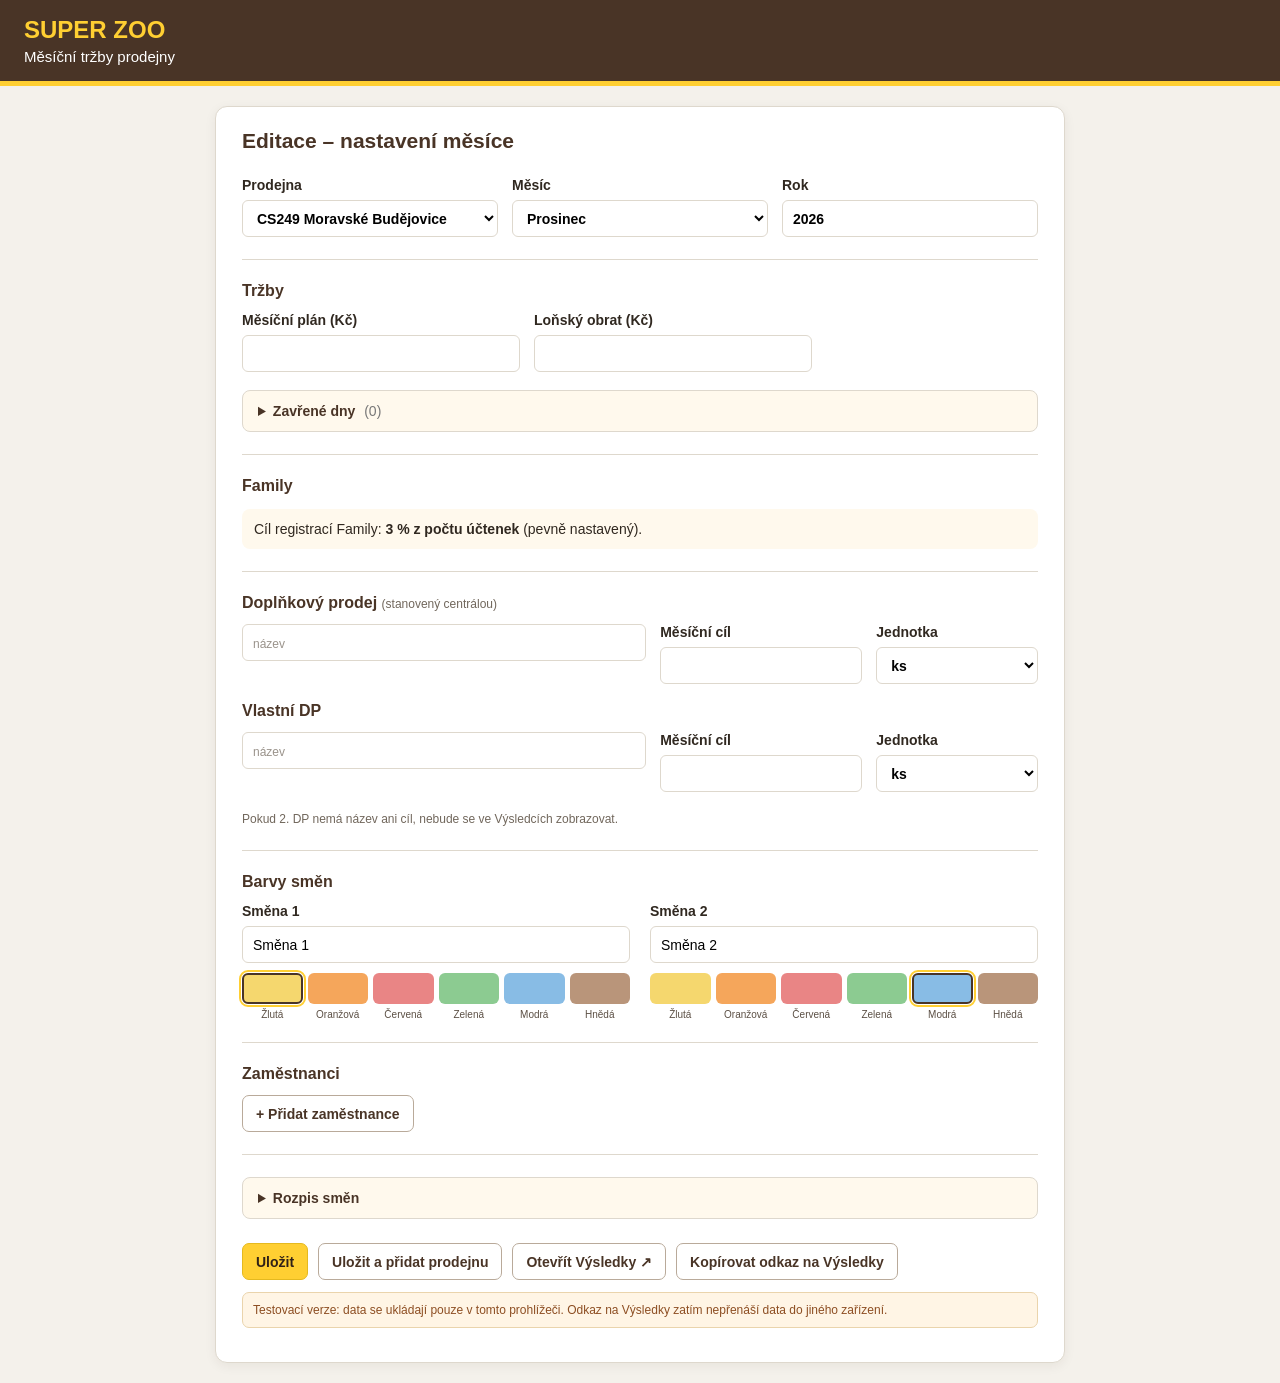
<file: index.html>
<!DOCTYPE html>
<html lang="cs"><head><meta charset="UTF-8"><meta name="viewport" content="width=device-width, initial-scale=1"><meta name="robots" content="noindex, nofollow"><title>SUPER ZOO | Měsíční tržby prodejny</title><link rel="stylesheet" href="style.css"><script src="app.js" type="module"></script></head><body><header><h1>SUPER ZOO</h1><p>Měsíční tržby prodejny</p></header><main id="app"></main></body></html>
</file>
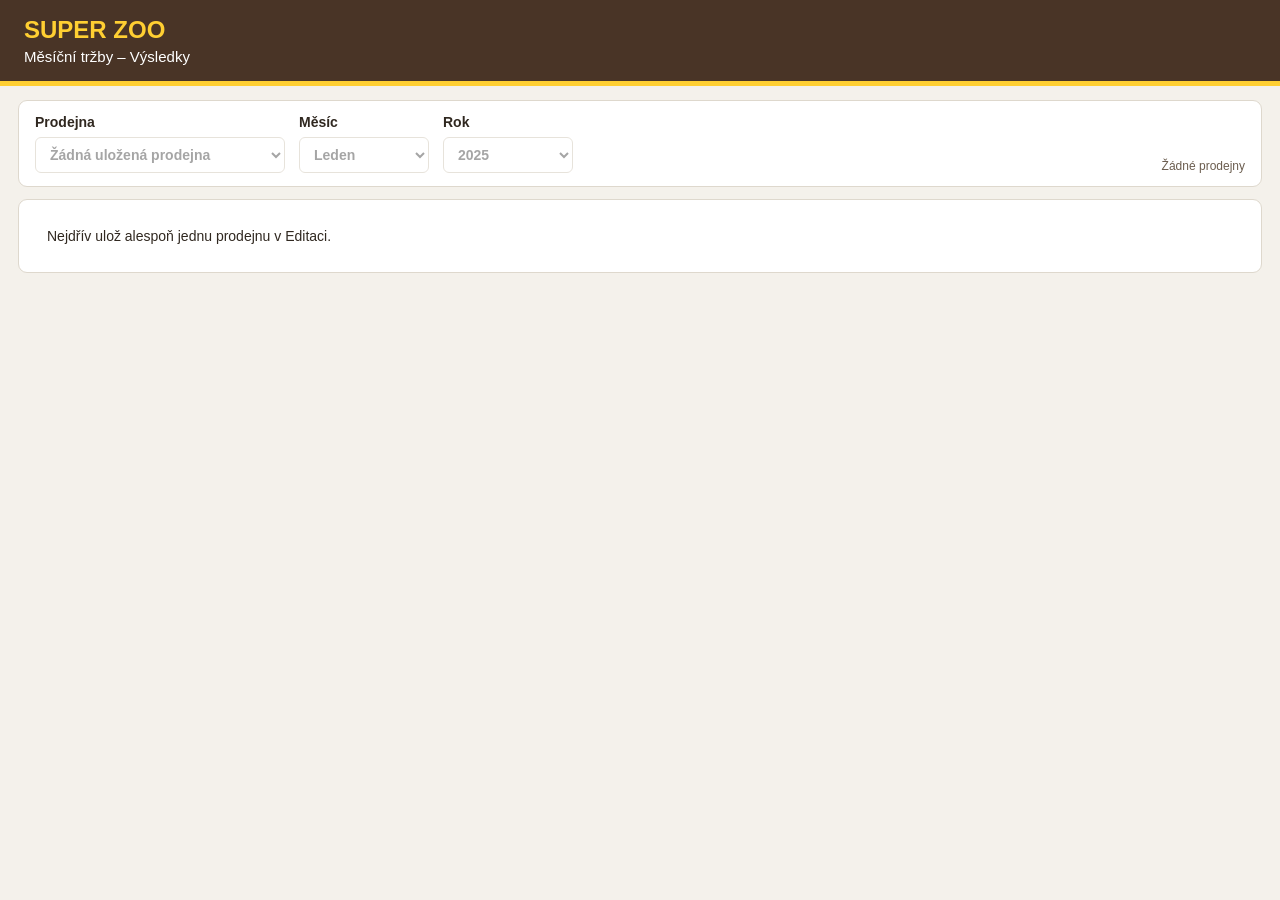
<file: vysledky.html>
<!DOCTYPE html><html lang="cs"><head><meta charset="UTF-8"><meta name="viewport" content="width=device-width, initial-scale=1"><meta name="robots" content="noindex,nofollow"><title>SUPER ZOO | Výsledky</title><link rel="stylesheet" href="style.css"></head><body><header><h1>SUPER ZOO</h1><p>Měsíční tržby – Výsledky</p></header><main class="results-main"><div class="results-toolbar"><label class="field">Prodejna<select id="resultsStore"></select></label><label class="field">Měsíc<select id="resultsMonth"></select></label><label class="field">Rok<select id="resultsYear"></select></label><span id="resultsStatus" role="status"></span></div><div id="resultsContent"></div></main><button id="scrollLeft" class="back-left" title="Zpět na začátek tabulky" aria-label="Posunout tabulku na začátek">←</button><script type="module" src="results.js"></script></body></html>
</file>
<file: style.css>
:root{--brown:#493426;--brown-dark:#302117;--yellow:#ffcf32;--cream:#fff9ed;--background:#f4f1eb;--border:#ded8cd;--text:#302820;--green:#27864b;--red:#c63b3b}
*{box-sizing:border-box}body{margin:0;background:var(--background);color:var(--text);font:14px Arial,Helvetica,sans-serif}header{background:var(--brown);color:white;padding:16px 24px;border-bottom:5px solid var(--yellow)}header h1{margin:0;color:var(--yellow);font-size:24px;font-weight:800}header p{margin:4px 0 0;font-size:15px}main{max-width:1500px;margin:0 auto;padding:20px}button,input,select{font:inherit}button{cursor:pointer}input,select{border:1px solid var(--border);border-radius:6px;padding:8px 10px;background:white;min-width:0}button:focus-visible,input:focus-visible,select:focus-visible,summary:focus-visible{outline:3px solid var(--yellow);outline-offset:2px}
.settings-panel{max-width:850px;margin:0 auto;padding:22px 26px;background:#fff;border:1px solid var(--border);border-radius:12px;box-shadow:0 3px 12px #30211710}.settings-panel h2{margin:0 0 24px;color:var(--brown);font-size:21px}.settings-panel h3{color:var(--brown);font-size:16px;margin:18px 0 12px}.settings-panel hr{border:0;border-top:1px solid var(--border);margin:22px 0}.settings-grid{display:grid;grid-template-columns:repeat(3,minmax(0,1fr));gap:14px;margin-bottom:18px}.settings-grid.two-col{grid-template-columns:repeat(2,minmax(0,1fr));max-width:570px}.settings-grid.campaign-grid{grid-template-columns:2fr 1fr .8fr}.field{display:flex;flex-direction:column;gap:7px;font-weight:700}.field input,.field select{width:100%;height:37px}.money-input{text-align:center;font-weight:600;font-variant-numeric:tabular-nums}.store-actions{display:flex;gap:12px;align-items:center;flex-wrap:wrap}.hint{font-size:12px;color:#71675c;line-height:1.5}.info-line{background:var(--cream);padding:12px;border-radius:8px}.button{border-radius:7px;padding:9px 13px;font-weight:700;min-height:37px}.button.primary{background:var(--yellow);color:var(--brown-dark);border:1px solid #e5b91f}.button.primary:hover{background:#f2bd16}.button.secondary{background:#fff;color:var(--brown);border:1px solid #b9aa9a}.button.secondary:hover{background:var(--cream)}.settings-actions{display:flex;gap:10px;flex-wrap:wrap;margin-top:24px}.status{font-weight:700;margin:12px 0}.status.saved{color:var(--green)}.status.unsaved{color:#9a5a10}.storage-warning{font-size:12px;color:#8d4e22;background:#fff5e5;border:1px solid #ead4ac;border-radius:7px;padding:10px}
.calendar-section,.rotation-section{margin-top:14px;padding:12px 15px;border:1px solid var(--border);border-radius:8px;background:var(--cream)}.calendar-section summary,.rotation-section summary{cursor:pointer;font-weight:700;color:var(--brown);user-select:none}#closedDaysSummary{margin-left:5px;font-weight:400;color:#777}#closedDaysCalendar{max-width:315px;margin:10px auto}.calendar-grid{display:grid;grid-template-columns:repeat(7,minmax(0,1fr));gap:4px}.calendar-heading{text-align:center;font-weight:700;padding:4px 0;font-size:12px}.calendar-empty{min-height:32px}.calendar-day{position:relative;display:flex;justify-content:center;align-items:center;height:32px;min-width:0;border:1px solid var(--border);border-radius:5px;background:white;color:var(--text);font-size:12px;font-weight:700}.calendar-day.weekend{background:#ece9e3}.calendar-day.holiday{border-color:#d9aa46}.calendar-day:hover{background:#fff0bd;border-color:var(--brown)}.holiday-symbol{position:absolute;right:2px;top:1px;font-size:9px;line-height:1;color:#b57a16}.calendar-day.closed,.calendar-day.closed:hover{background:#c94b4b;color:white;border-color:#b13737}.calendar-day.closed .holiday-symbol{color:white}
.shift-colors{display:grid;grid-template-columns:1fr 1fr;gap:20px}.color-block{min-width:0}.color-options{display:grid;grid-template-columns:repeat(6,minmax(0,1fr));gap:5px;margin-top:10px}.color-choice{display:flex;flex-direction:column;align-items:center;gap:5px;cursor:pointer;min-width:0}.color-choice input{position:absolute;opacity:0;width:1px;height:1px}.color-swatch{background:var(--swatch);width:100%;height:31px;border:2px solid transparent;border-radius:6px}.color-choice input:checked+.color-swatch{border-color:var(--brown);outline:2px solid var(--yellow);outline-offset:1px}.color-choice input:focus-visible+.color-swatch{outline:3px solid var(--brown)}.color-choice small{font-size:10px;color:#5c5045;text-align:center;overflow-wrap:anywhere}.employee-row{display:grid;grid-template-columns:2fr 1fr auto;gap:10px;align-items:end;margin:10px 0}.remove-employee{white-space:nowrap}.rotation-start{max-width:350px;margin:12px 0}.rotation-grid{display:grid;grid-template-columns:repeat(7,minmax(0,1fr));gap:6px}.rotation-day{min-width:0;border:1px solid var(--border);background:#fff;border-radius:5px;padding:5px}.rotation-day span{display:block;font-size:11px;font-weight:700;margin-bottom:4px}.rotation-day select{width:100%;padding:4px 1px;font-size:11px;min-width:0}
@media(max-width:700px){header{padding:12px 16px}main{padding:12px}.settings-panel{padding:16px}.settings-grid,.settings-grid.two-col,.settings-grid.campaign-grid{grid-template-columns:1fr 1fr;max-width:none}.settings-grid.period-grid{grid-template-columns:1fr 1fr 1fr}.shift-colors{grid-template-columns:1fr}.rotation-grid{grid-template-columns:repeat(4,minmax(0,1fr))}}
@media(max-width:500px){.settings-grid,.settings-grid.two-col,.settings-grid.campaign-grid,.settings-grid.period-grid{grid-template-columns:1fr}.employee-row{grid-template-columns:1fr 1fr}.employee-row .remove-employee{grid-column:span 2}.color-options{gap:4px}.rotation-grid{grid-template-columns:repeat(3,minmax(0,1fr))}}

.section-note{font-size:12px;font-weight:400;color:#71675c}.rotation-calendar{max-width:315px;margin:10px auto}.rotation-date{cursor:default;border-color:#c9c0b3;color:#302820}.rotation-date:hover{border-color:#c9c0b3}
/* Výsledky: stejná vodorovná tabulka na všech zařízeních */
.results-main{max-width:none;padding:14px 18px}.results-toolbar{display:flex;align-items:end;gap:14px;flex-wrap:wrap;margin-bottom:12px;background:#fff;padding:13px 16px;border:1px solid var(--border);border-radius:9px}.results-toolbar .field{min-width:130px}.results-toolbar .field:first-child{min-width:250px}.results-toolbar select{height:36px}.results-toolbar #resultsStatus{margin-left:auto;color:#6b5d4f;font-size:12px}.table-scroll{overflow:auto;max-height:calc(100vh - 180px);border:1px solid #c8bcae;border-radius:8px;background:white;scrollbar-color:#c7b28d #f6f0e6}.results-table{border-collapse:separate;border-spacing:0;table-layout:fixed;width:max-content;min-width:100%;font-size:12px;font-variant-numeric:tabular-nums}.results-table th,.results-table td{border-right:1px solid #e2dbd2;border-bottom:1px solid #e2dbd2;white-space:nowrap;padding:4px 5px;text-align:center;height:34px;min-width:79px}.results-table thead th{background:#f6edda;color:#493426;font-weight:700;position:sticky;z-index:4}.results-table thead tr:first-child th{top:0;height:37px;background:#493426;color:#fff;font-size:13px;border-color:#725c47}.results-table thead tr:nth-child(2) th{top:37px;height:34px;background:#ffe4a0}.results-table th.date-head,.results-table td.date-cell{position:sticky;left:0;z-index:3;min-width:95px;width:95px;border-right:2px solid #a98d6a}.results-table thead th.date-head{z-index:6;background:#493426!important;color:white!important}.results-table td.date-cell{background:#fff;font-weight:700}.results-table tr.weekend td.sales-cell,.results-table tr.weekend td.date-cell{background:#eeeae5}.results-table tr.closed td.date-cell{background:#f6d4d4;color:#a02424}.results-table .section-start{border-left:3px solid #b49a70}.results-table .group-family{background:#e7f2e7!important;color:#254a2a!important}.results-table .group-dp{background:#d9eedb!important;color:#254a2a!important}.results-table .group-own{background:#fff0c6!important;color:#5d4618!important}.results-table .group-shelter{background:#e7ddcf!important;color:#4c3927!important}.results-table input.daily-input{width:100%;min-width:0;max-width:95px;text-align:center;border:1px solid transparent;background:transparent;padding:5px 1px;border-radius:3px;font-size:12px;color:#29231f}.results-table input.daily-input:focus{border-color:#8c714d;background:white;outline:2px solid #ffe19a}.results-table td.editable:hover{background:#fff6dd}.results-table td.plan-value{background:#fff9e9}.results-table .summary td{background:#f7ebd2;font-weight:700;border-top:2px solid #aa8c64}.results-table .summary td.date-cell{background:#f7ebd2}.results-table .prior td{background:#f9f4e8;font-weight:700}.results-table .prior td.date-cell{background:#f9f4e8}.results-table .negative{color:#c52d32!important}.results-table .positive{color:#23804b!important}.results-table .correction{font-weight:700;font-style:italic}.results-table .change-flag{font-size:11px;color:#b95e00}.results-table .small-value{font-size:11px}.results-table .shift-dot{display:inline-block;width:9px;height:9px;border-radius:3px;margin-right:5px;vertical-align:middle}.results-note{font-size:12px;color:#79695b;margin:10px 3px}.back-left{position:fixed;bottom:20px;right:22px;width:49px;height:49px;border:0;border-radius:50%;background:#493426;color:#ffcf32;font-size:27px;box-shadow:0 4px 14px #0003;z-index:20;display:none}.back-left.visible{display:block}.result-charts{display:flex;gap:18px;flex-wrap:wrap;margin:18px 0}.result-chart{background:white;border:1px solid var(--border);border-radius:10px;padding:14px 17px;min-width:270px;flex:1}.result-chart h3{margin:0 0 12px;color:var(--brown);font-size:14px}.bar-pair{display:flex;align-items:end;gap:2px;height:110px;overflow:hidden}.bar-pair .plan-bar{background:linear-gradient(#f9dc80,#c59b3a);width:13px;border-radius:3px 3px 0 0}.bar-pair .actual-bar{width:13px;border-radius:3px 3px 0 0}.chart-day{flex:1;min-width:17px;display:flex;flex-direction:column;align-items:center;gap:4px}.chart-day-bars{height:90px;display:flex;align-items:end;gap:1px}.chart-day small{font-size:9px;color:#736659}.chart-legend{font-size:11px;color:#776c5f;margin-top:9px}.shift-stats{display:flex;gap:12px;flex-wrap:wrap;margin-top:14px}.shift-stat{border:1px solid #dcd1c2;border-radius:7px;padding:9px 14px;background:#fff}.shift-stat strong{display:block;margin-bottom:4px}.shift-stat span{font-size:12px}.empty-results{background:#fff;padding:28px;border:1px solid var(--border);border-radius:9px}.section-end{border-right:3px solid #b49a70!important}
@media(max-width:700px){.results-main{padding:8px}.results-toolbar{gap:8px;padding:10px}.results-toolbar .field:first-child{min-width:190px}.results-table th,.results-table td{min-width:76px}.table-scroll{max-height:calc(100vh - 205px)}}
/* Úpravy Editace */
.visually-hidden{position:absolute;width:1px;height:1px;overflow:hidden;clip:rect(0,0,0,0);white-space:nowrap}.campaign-grid input::placeholder{color:#9a938b;font-size:12px;font-weight:400}.campaign-grid input:not(.money-input){font-size:14px;font-weight:500}.shift-name-field{margin-bottom:9px}.shift-name-field input{font-weight:500}
/* Výsledky – pevné samostatné sekce v jedné vodorovné sestavě */
.table-scroll{max-height:calc(100vh - 180px)}.table-strip{display:flex;align-items:flex-start;width:max-content;min-width:100%;gap:0}.table-strip>section{flex:none;min-width:0;border-right:3px solid #ad9678}.results-table{min-width:0;width:max-content}.results-table th,.results-table td{height:29px;padding:3px 4px;min-width:0}.sales-table th,.sales-table td{min-width:81px}.sales-table th.date-head,.sales-table td.date-cell{width:108px;min-width:108px;left:0}.sales-table .receipts-cell,.sales-table .mtd-start{border-left:2px solid #a58d6d!important}.sales-table td.colored-date{color:#302820!important;font-weight:700}.sales-table tr.weekend td:not(.colored-date){background:#eeece8}.sales-table tr.weekend td.reality-cell[style]{background:inherit}.sales-table td.reality-cell[style]{background-color:inherit}.sales-table tr.closed td.colored-date{box-shadow:inset 0 0 0 2px #c94b4b}.sales-table .summary td,.sales-table .prior td{background:#f7ebd2!important}.sales-table thead th{z-index:5}.sales-table .date-head{z-index:9!important}.sales-table .date-cell{z-index:3}.results-table input.daily-input{max-width:none;width:100%;height:23px;padding:1px 2px}.compact-table th,.compact-table td{min-width:46px;width:46px;max-width:66px;padding:2px 3px}.compact-table th{overflow:hidden;text-overflow:ellipsis;max-width:80px}.compact-table .minor-date{width:94px;min-width:94px;max-width:94px}.compact-table .section-title{height:37px;max-width:none;white-space:nowrap;font-size:13px;background:#493426;color:#fff}.compact-table .section-title.family{background:#d8ecd8;color:#254a2a}.compact-table .section-title.dp{background:#d8ecd8;color:#254a2a}.compact-table .section-title.own{background:#ffe9aa;color:#5d4618}.compact-table .section-title.shelter{background:#e7ddcf;color:#4c3927}.compact-table .shift-dot{width:7px;height:7px;margin-right:3px}.compact-table td.editable{position:relative}.compact-table .audit-pin{position:absolute;right:0;top:0;border:0;background:transparent;color:#d02b32;font-size:11px;line-height:9px;padding:0 1px;z-index:2;cursor:pointer}.compact-table td.has-audit input{padding-right:7px}.section-metrics{background:#fff8e9;border-top:2px solid #b49a70;padding:10px 8px;display:flex;flex-direction:column;gap:7px;font-size:12px}.section-metrics strong{color:#493426}.shift-section{width:590px;padding:0 9px 12px;background:#fff;min-height:210px}.shift-section h3{height:37px;background:#493426;color:white;margin:0 -9px 0;padding:10px;text-align:center;font-size:13px}.shift-table{width:100%;font-size:11px}.shift-table th,.shift-table td{min-width:0;padding:5px 3px}.shift-table thead th{position:static;background:#ffe4a0}.shift-table td:first-child{text-align:left}.shift-charts{display:flex;justify-content:space-around;gap:12px;padding:14px 3px 5px}.shift-mini{display:flex;flex-direction:column;align-items:center;gap:7px;flex:1}.shift-mini strong{font-size:11px}.shift-bars{height:105px;display:flex;align-items:end;gap:9px}.shift-mini-bar{width:27px;border-radius:4px 4px 0 0}.shift-legend{display:flex;justify-content:center;gap:20px;font-size:11px;padding:7px}.shift-legend .shift-dot{margin-right:5px}.shelter-section .compact-table th,.shelter-section .compact-table td{min-width:56px;width:56px}.shelter-section .compact-table th.section-title{min-width:70px}.result-charts{display:block;margin-top:16px}.result-chart{max-width:1100px;min-width:780px;flex:none}.chart-layout{display:flex;gap:8px}.chart-axis{height:245px;display:flex;flex-direction:column;justify-content:space-between;font-size:10px;color:#71665b;width:55px;text-align:right}.chart-plot{position:relative;flex:1}.chart-gridlines{position:absolute;inset:0 0 17px;display:flex;flex-direction:column;justify-content:space-between;pointer-events:none}.chart-gridlines i{border-top:1px solid #e7e3dc}.bar-pair{height:262px;position:relative;overflow:visible;align-items:end}.chart-day{height:262px;justify-content:flex-end;gap:4px;min-width:16px}.chart-day-bars{height:245px;align-items:end}.bar-pair .plan-bar{width:11px}.bar-pair .actual-bar{width:11px}.bar-pair .actual-bar.hit{background:linear-gradient(#b5e3bd,#3a9a53)}.bar-pair .actual-bar.miss{background:linear-gradient(#f2b3b0,#d45050)}.chart-day small{height:12px}.results-table td.editable:focus-within{background:#fff9df!important}#auditDialog{border:1px solid #b49a70;border-radius:9px;max-width:420px;box-shadow:0 10px 50px #0004}#auditDialog::backdrop{background:#0005}

/* Výsledky – druhé kolo úprav, říjen 2026 */
.table-strip{gap:12px;align-items:flex-start;padding:0 2px 2px}
.table-strip>section{border:1px solid #b69d7b;border-radius:3px;background:#fff;overflow:visible}
.table-strip>.shift-section{border:1px solid #b69d7b}
.compact-table{border-left:1px solid #b69d7b;border-right:1px solid #b69d7b}
.compact-table tr>th:first-child,.compact-table tr>td:first-child{border-left:1px solid #b69d7b}
.compact-table tr>th:last-child,.compact-table tr>td:last-child{border-right:1px solid #b69d7b}
.compact-table tr:last-child>td{border-bottom:2px solid #b69d7b}
.compact-table .section-title.family,.compact-table .section-title.dp,.compact-table .section-title.own,.compact-table .section-title.shelter{background:#493426!important;color:#fff!important}
.compact-table .last-employee{border-right:2px solid #a58d6d!important}
.compact-table td.daily-total,.compact-table th:last-child{background:#fff3c8}
.compact-table .summary td.daily-total,.compact-table .prior td.daily-total{background:#f4e4b6}
.results-table{font-size:13px}
.results-table input.daily-input{font-size:13px}
.sales-table th,.sales-table td{min-width:73px;width:73px}
.sales-table th:nth-child(3),.sales-table td:nth-child(3){min-width:84px;width:84px}
.sales-table th:nth-child(4),.sales-table td:nth-child(4){min-width:69px;width:69px}
.sales-table td.reality-cell input{font-weight:650;font-size:14px;color:#201a15}
.compact-table th,.compact-table td{font-size:13px}
.compact-table .minor-date{font-size:12px}
.shift-section{width:505px;padding:0 5px 10px;min-height:270px}
.shift-section h3{margin:0 -5px;height:37px}
.shift-table{font-size:12px;table-layout:auto}
.shift-table th,.shift-table td{font-size:12px;padding:5px 3px;min-width:0}
.shift-table th:first-child,.shift-table td:first-child{width:110px;max-width:110px;white-space:normal}
.shift-charts{padding-top:15px;gap:7px}
.shift-bars{height:165px;gap:7px}
.shift-mini-bar{width:23px}
.shift-mini strong{font-size:12px}
.result-chart{max-width:none;min-width:1250px}
.chart-day{min-width:32px}
.chart-day-bars{gap:2px}
.bar-pair{gap:4px}
.bar-pair .plan-bar,.bar-pair .actual-bar{width:16px}
.bar-pair .plan-bar.plan-outline{background:transparent;border:2px solid #d7ad49;opacity:.65}
.fixed-h-scroll{position:fixed;bottom:0;left:0;right:0;height:21px;overflow-x:auto;overflow-y:hidden;z-index:25;background:#f7f2e8;border-top:1px solid #c8bcae;scrollbar-color:#8b7358 #eee7d9;scrollbar-width:auto}
.fixed-h-scroll>div{height:1px}
body:has(.fixed-h-scroll){padding-bottom:23px}
.back-left{bottom:33px}
@media(max-width:700px){.result-chart{min-width:1250px}.table-strip{gap:12px}.shift-section{width:505px}}

/* Třetí kolo: hlavičky, opravy a jediné posouvání */
.table-scroll{max-height:none!important;overflow-x:auto;overflow-y:visible;scrollbar-width:none;-ms-overflow-style:none;border-right:1px solid #c8bcae}
.table-scroll::-webkit-scrollbar{display:none}
.table-strip{padding-right:24px;min-width:max-content}
.results-main{min-width:0;overflow-x:clip}
.results-table thead tr:first-child th,.shift-section h3{font-size:15px}
.results-table thead tr:nth-child(2) th,.shift-table thead th{font-size:14px}
.compact-table .section-title{font-size:15px}
.compact-table .date-divider{border-right:3px solid #8d6b47!important}
.compact-table td.negative-correction input{color:#c52d32!important;font-weight:700!important}
.shift-section h3{border-radius:0;background:#493426;box-shadow:inset 0 0 0 1px #493426}
.shift-section{overflow:hidden!important}
.shift-mini{justify-content:flex-end}
.shift-mini strong{margin-top:4px}
.shift-charts{padding-bottom:12px}
.result-chart{min-width:0!important;width:100%;max-width:100%}
.chart-plot{min-width:0}
.chart-day{min-width:0!important}
.bar-pair{width:100%;gap:2px}
.chart-day-bars{gap:1px}
.bar-pair .plan-bar,.bar-pair .actual-bar{width:clamp(5px,0.95vw,16px)}
@media(max-width:700px){.result-chart{min-width:0!important}.chart-axis{width:43px;flex:none}.chart-day small{font-size:8px}.bar-pair .plan-bar,.bar-pair .actual-bar{width:5px}}
/* Ctvrte kolo: citelnejsi hodnoty a plovouci hlavicky pri svislem posunu stranky */
.shift-table td,.shift-table td:first-child{font-size:14px;font-weight:600}
.compact-table tbody td,.compact-table tbody input.daily-input{font-size:14px}
.floating-results-header{position:fixed;top:0;z-index:30;overflow:hidden;pointer-events:none;display:none;background:#fff;box-shadow:0 3px 9px #0002}
.floating-results-strip{display:flex;align-items:flex-start;gap:12px;width:max-content;padding:0 2px 2px}
.floating-results-strip>section{border:1px solid #b69d7b;border-radius:3px;background:#fff;overflow:hidden;min-width:0}
.floating-results-strip table{margin:0}
.floating-results-strip thead th{position:static!important}
.floating-results-strip .shift-section{padding:0 5px 0;min-height:0!important}
.floating-results-strip .shift-section h3{height:37px;margin:0 -5px}
.floating-results-strip .section-metrics,.floating-results-strip .shift-charts{display:none}

/* Pate kolo: vyvazene sloupce souhrnu smen a vetsi tecky u dat */
.shift-section{width:505px}
.shift-table{table-layout:fixed!important;width:100%}
.shift-table th,.shift-table td{box-sizing:border-box;overflow:hidden;text-overflow:clip}
.shift-table th:nth-child(1),.shift-table td:nth-child(1){width:155px!important;min-width:155px!important;max-width:155px!important;white-space:nowrap!important}
.shift-table th:nth-child(2),.shift-table td:nth-child(2){width:55px!important;min-width:55px!important;max-width:55px!important}
.shift-table th:nth-child(3),.shift-table td:nth-child(3){width:85px!important;min-width:85px!important;max-width:85px!important}
.shift-table th:nth-child(4),.shift-table td:nth-child(4){width:65px!important;min-width:65px!important;max-width:65px!important}
.shift-table th:nth-child(5),.shift-table td:nth-child(5){width:55px!important;min-width:55px!important;max-width:55px!important}
.shift-table th:nth-child(6),.shift-table td:nth-child(6){width:75px!important;min-width:75px!important;max-width:75px!important}
.compact-table .shift-dot{width:10px;height:10px;margin-right:7px}
</file>
